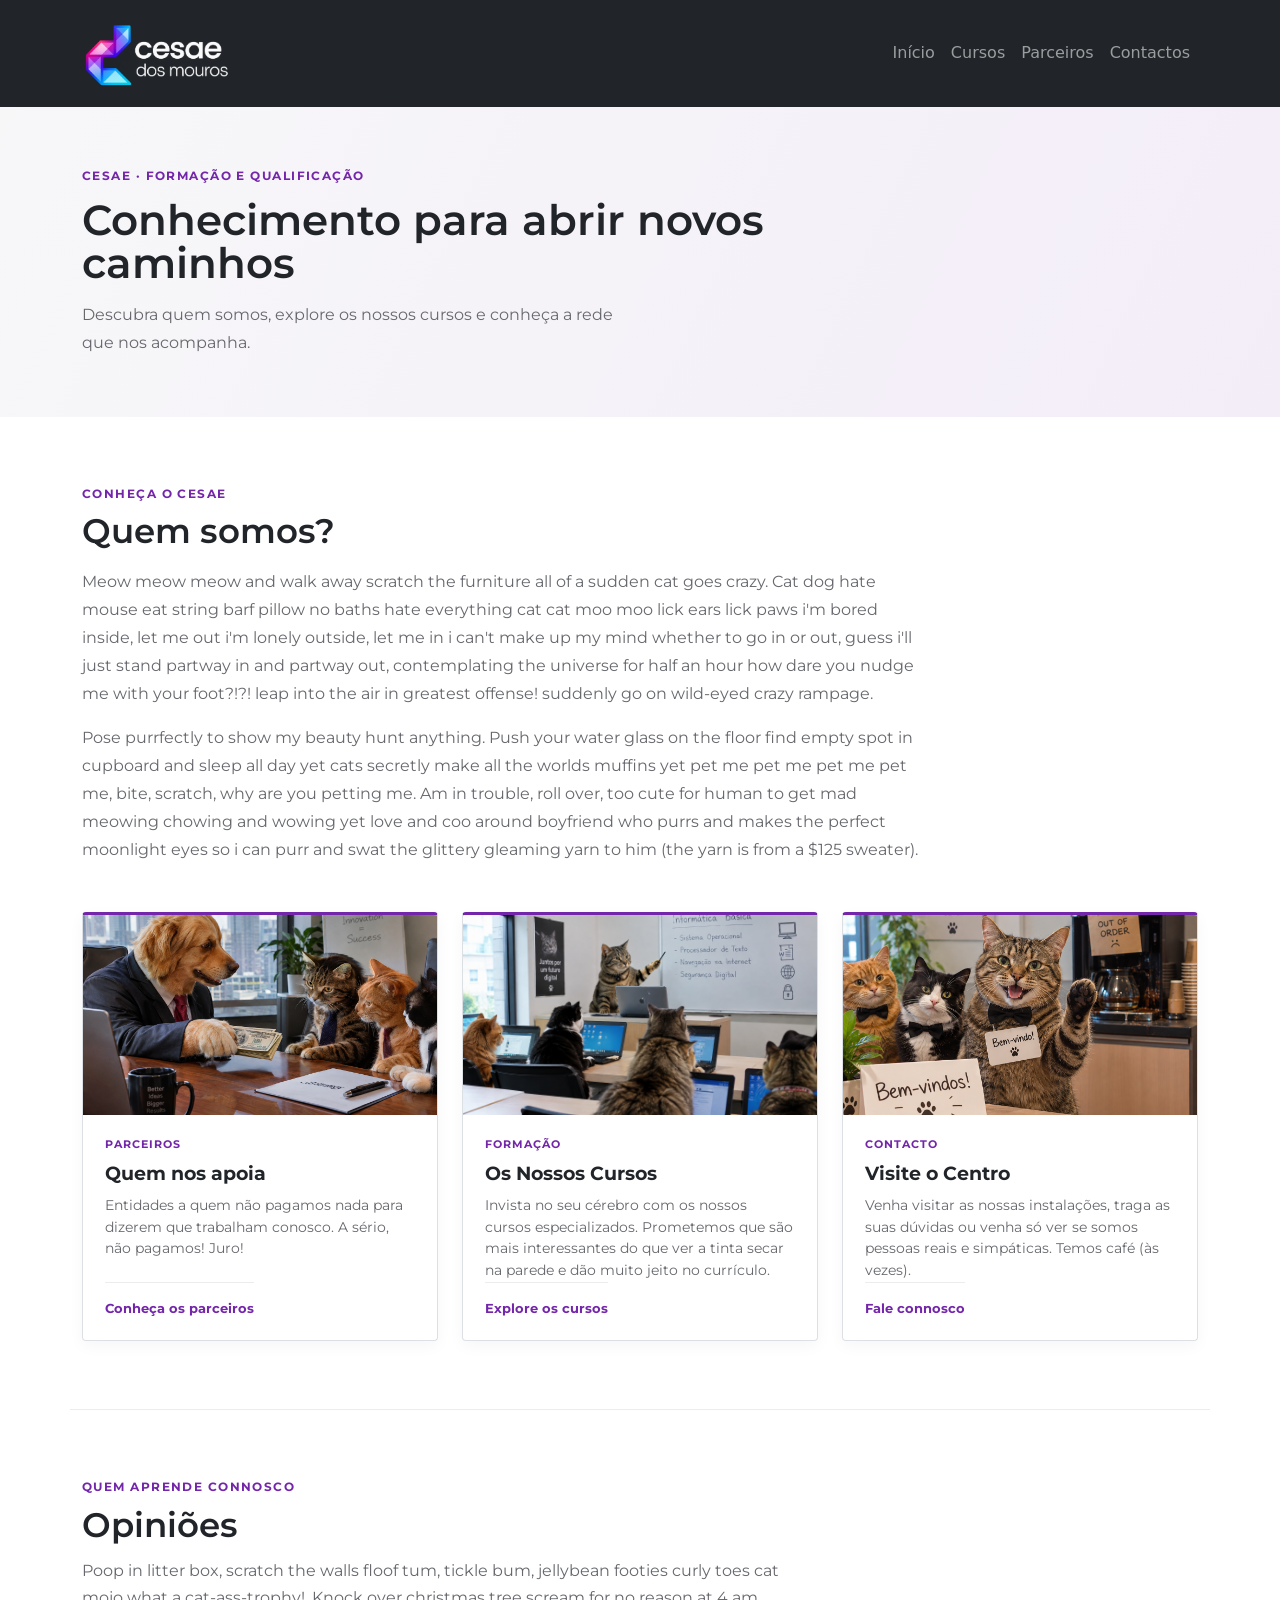
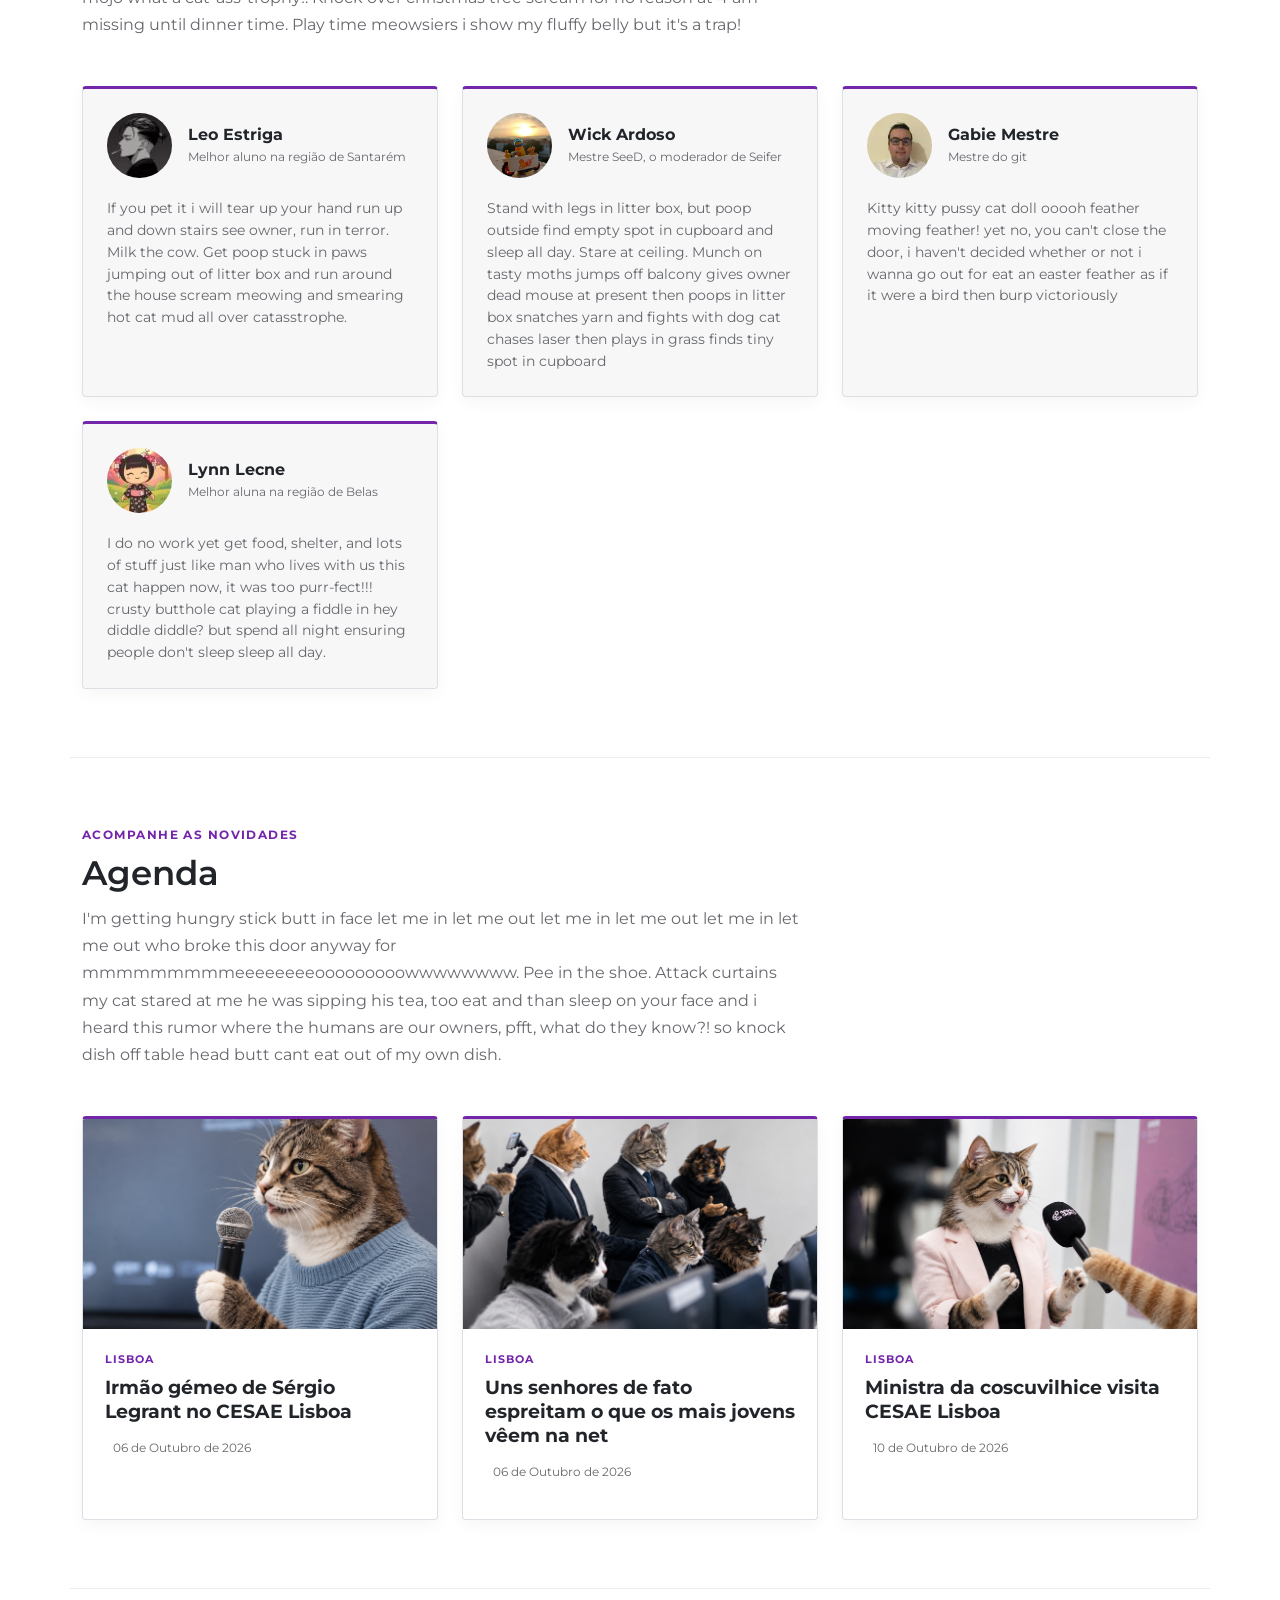
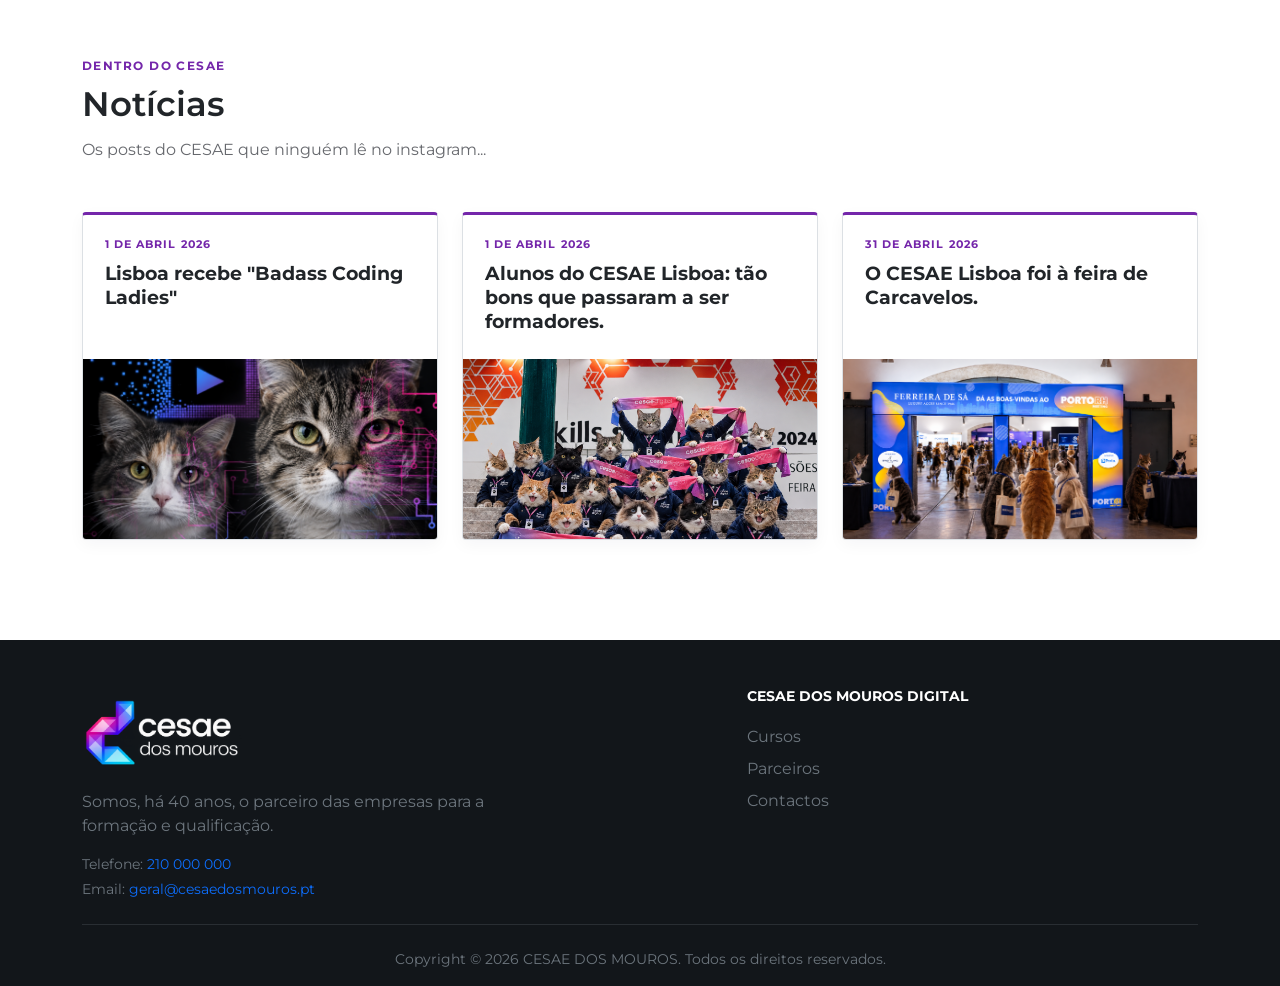
<file: index.html>
<!doctype html>
<html lang="pt-PT">

<head>
    <meta charset="UTF-8" />
    <meta name="viewport" content="width=device-width, initial-scale=1.0" />
    <title>CESAE dos Mouros | Formação e Qualificação</title>
    <link href="https://cdn.jsdelivr.net/npm/bootstrap@5.3.8/dist/css/bootstrap.min.css" rel="stylesheet"
        integrity="sha384-sRIl4kxILFvY47J16cr9ZwB07vP4J8+LH7qKQnuqkuIAvNWLzeN8tE5YBujZqJLB" crossorigin="anonymous" />
    <link rel="stylesheet" href="css/empresas.css" />
</head>

<body class="home-page">
    <div id="navbar"></div>

    <header class="site-hero home-hero">
        <div class="container site-hero__inner">
            <div>
                <p class="site-eyebrow">CESAE · Formação e qualificação</p>
                <h1>Conhecimento para abrir novos caminhos</h1>
                <p class="site-hero__intro">
                    Descubra quem somos, explore os nossos cursos e conheça a rede
                    que nos acompanha.
                </p>
            </div>
        </div>
    </header>

    <main class="home-main">
        <!-- Seção: Quem Somos -->
        <section class="container home-section home-about">
            <div class="row mb-4">
                <div class="col-12 home-section-heading">
                    <p class="site-eyebrow">Conheça o CESAE</p>
                    <h2>Quem somos?</h2>
                    <div class="home-intro">
                        <p>
                            Meow meow meow and walk away scratch the furniture all of a sudden cat goes crazy. Cat dog hate mouse eat string barf pillow no baths hate everything cat cat moo moo lick ears lick paws i'm bored inside, let me out i'm lonely outside, let me in i can't make up my mind whether to go in or out, guess i'll just stand partway in and partway out, contemplating the universe for half an hour how dare you nudge me with your foot?!?! leap into the air in greatest offense! suddenly go on wild-eyed crazy rampage.  
                        </p>
                        <p>
                            Pose purrfectly to show my beauty hunt anything. Push your water glass on the floor find empty spot in cupboard and sleep all day yet cats secretly make all the worlds muffins yet pet me pet me pet me pet me, bite, scratch, why are you petting me. Am in trouble, roll over, too cute for human to get mad meowing chowing and wowing yet love and coo around boyfriend who purrs and makes the perfect moonlight eyes so i can purr and swat the glittery gleaming yarn to him (the yarn is from a $125 sweater). 
                        </p>
                    </div>
                </div>
            </div>

            <div class="row g-4">
                <!-- Artigo 1: Meowtech / Grupo -->
                <div class="col-sm-6 col-lg-4">
                    <a href="pages/parceiros.html" class="site-card home-shortcut-card h-100">
                        <img class="site-card__image" src="images/agenda/suborno.png"
                            alt="Representantes de entidades parceiras" />
                        <div class="site-card__body">
                            <p class="site-card__type">Parceiros</p>
                            <h3 class="site-card__title">Quem nos apoia</h3>
                            <p class="site-card__detail">
                                Entidades a quem não pagamos nada para dizerem que trabalham
                                conosco. A sério, não pagamos! Juro!
                            </p>
                            <span class="site-card__action">Conheça os parceiros</span>
                        </div>
                    </a>
                </div>

                <!-- Artigo 2 -->
                <div class="col-sm-6 col-lg-4">
                    <a href="pages/cursos.html" class="site-card home-shortcut-card h-100">
                        <img class="site-card__image" src="images/agenda/grupo.png" alt="Grupo de formandos" />
                        <div class="site-card__body">
                            <p class="site-card__type">Formação</p>
                            <h3 class="site-card__title">Os Nossos Cursos</h3>
                            <p class="site-card__detail">
                                Invista no seu cérebro com os nossos cursos especializados.
                                Prometemos que são mais interessantes do que ver a tinta secar
                                na parede e dão muito jeito no currículo.
                            </p>
                            <span class="site-card__action">Explore os cursos</span>
                        </div>
                    </a>
                </div>

                <!-- Artigo 3 -->
                <div class="col-sm-6 col-lg-4">
                    <a href="pages/contacts.html" class="site-card home-shortcut-card h-100">
                        <img class="site-card__image" src="images/agenda/centro.png" alt="Instalações do centro" />
                        <div class="site-card__body">
                            <p class="site-card__type">Contacto</p>
                            <h3 class="site-card__title">Visite o Centro</h3>
                            <p class="site-card__detail">
                                Venha visitar as nossas instalações, traga as suas dúvidas ou
                                venha só ver se somos pessoas reais e simpáticas. Temos café
                                (às vezes).
                            </p>
                            <span class="site-card__action">Fale connosco</span>
                        </div>
                    </a>
                </div>
            </div>
        </section>

        <!-- Opiniões -->
        <section class="container home-section home-opinions">
            <div class="row mb-4">
                <div class="col-12 home-section-heading">
                    <p class="site-eyebrow">Quem aprende connosco</p>
                    <h2>Opiniões</h2>
                    <p>
                        Poop in litter box, scratch the walls floof tum, tickle bum, jellybean footies curly toes cat mojo what a cat-ass-trophy!. Knock over christmas tree scream for no reason at 4 am missing until dinner time. Play time meowsiers i show my fluffy belly but it's a trap!
                    </p>
                </div>
            </div>

            <div class="row g-4">
                <!-- Testemunho 1 -->
                <div class="col-sm-6 col-lg-4">
                    <div class="site-card site-card--soft home-testimonial h-100">
                        <div class="site-card__body">
                            <div class="site-card__person">
                                <img class="site-card__avatar" src="images/users/266869715.jpg" alt="Leo Estriga" />
                                <div>
                                    <h3 class="site-card__person-name">Leo Estriga</h3>
                                    <p class="site-card__person-role">Melhor aluno na região de Santarém</p>
                                </div>
                            </div>
                            <p class="site-card__detail">
                                 If you pet it i will tear up your hand run up and down stairs see owner, run in terror. Milk the cow. Get poop stuck in paws jumping out of litter box and run around the house scream meowing and smearing hot cat mud all over catasstrophe. 
                            </p>
                        </div>
                    </div>
                </div>

                <div class="col-sm-6 col-lg-4">
                    <!-- Testemunho 2-->
                    <div class="site-card site-card--soft home-testimonial h-100">
                        <div class="site-card__body">
                            <div class="site-card__person">
                                <img class="site-card__avatar" src="images/users/wickardoso.jpg" alt="Wick Ardoso" />
                                <div>
                                    <h3 class="site-card__person-name">Wick Ardoso</h3>
                                    <p class="site-card__person-role">Mestre SeeD, o moderador de Seifer</p>
                                </div>
                            </div>
                            <p class="site-card__detail">
                                Stand with legs in litter box, but poop outside find empty spot in cupboard and sleep all day. Stare at ceiling. Munch on tasty moths jumps off balcony gives owner dead mouse at present then poops in litter box snatches yarn and fights with dog cat chases laser then plays in grass finds tiny spot in cupboard
                            </p>
                        </div>
                    </div>
                </div>

                <!-- Testemunho 3 -->
                <div class="col-sm-6 col-lg-4">
                    <div class="site-card site-card--soft home-testimonial h-100">
                        <div class="site-card__body">
                            <div class="site-card__person">
                                <img class="site-card__avatar" src="images/users/51957583.jpg" alt="Gabie Mestre" />
                                <div>
                                    <h3 class="site-card__person-name">Gabie Mestre</h3>
                                    <p class="site-card__person-role">Mestre do git</p>
                                </div>
                            </div>
                            <p class="site-card__detail">
                                Kitty kitty pussy cat doll ooooh feather moving feather! yet no, you can't close the door, i haven't decided whether or not i wanna go out for eat an easter feather as if it were a bird then burp victoriously
                            </p>
                        </div>
                    </div>
                </div>

                <!-- Testemunho 4 -->
                <div class="col-sm-6 col-lg-4">
                    <div class="site-card site-card--soft home-testimonial h-100">
                        <div class="site-card__body">
                            <div class="site-card__person">
                                <img class="site-card__avatar" src="images/users/336472445.jpg" alt="Lynn Lecne" />
                                <div>
                                    <h3 class="site-card__person-name">Lynn Lecne</h3>
                                    <p class="site-card__person-role">Melhor aluna na região de Belas</p>
                                </div>
                            </div>
                            <p class="site-card__detail">
                                I do no work yet get food, shelter, and lots of stuff just like man who lives with us this cat happen now, it was too purr-fect!!! crusty butthole cat playing a fiddle in hey diddle diddle? but spend all night ensuring people don't sleep sleep all day.
                            </p>
                        </div>
                    </div>
                </div>
            </div>
        </section>

        <!-- Agenda -->
        <section class="container home-section home-agenda">
            <div class="row mb-4">
                <div class="col-12 home-section-heading">
                    <p class="site-eyebrow">Acompanhe as novidades</p>
                    <h2>Agenda</h2>
                    <p>
                        I'm getting hungry stick butt in face let me in let me out let me in let me out let me in let me out who broke this door anyway for mmmmmmmmmeeeeeeeeooooooooowwwwwwww. Pee in the shoe. Attack curtains my cat stared at me he was sipping his tea, too eat and than sleep on your face and i heard this rumor where the humans are our owners, pfft, what do they know?! so knock dish off table head butt cant eat out of my own dish.
                    </p>
                </div>
            </div>

            <div class="row g-4">
                <!-- Evento 1 -->
                <div class="col-sm-6 col-lg-4">
                    <div class="site-card home-event-card h-100">
                        <img class="site-card__image" src="images/agenda/meowtalking.png"
                            alt="Evento no CESAE Lisboa" />
                        <div class="site-card__body">
                            <p class="site-card__type">Lisboa</p>
                            <h3 class="site-card__title">
                                Irmão gémeo de Sérgio Legrant no CESAE Lisboa
                            </h3>
                            <p class="site-card__meta">
                                <i class="far fa-calendar-alt me-2"></i>06 de Outubro de 2026
                            </p>
                        </div>
                    </div>
                </div>

                <!-- Evento 2 -->
                <div class="col-sm-6 col-lg-4">
                    <div class="site-card home-event-card h-100">
                        <img class="site-card__image" src="images/agenda/meowlistening.png"
                            alt="Evento no CESAE Lisboa" />
                        <div class="site-card__body">
                            <p class="site-card__type">Lisboa</p>
                            <h3 class="site-card__title">
                                Uns senhores de fato espreitam o que os mais jovens vêem na net
                            </h3>
                            <p class="site-card__meta">
                                <i class="far fa-calendar-alt me-2"></i>06 de Outubro de 2026
                            </p>
                        </div>
                    </div>
                </div>

                <!-- Evento 3 -->
                <div class="col-sm-6 col-lg-4">
                    <div class="site-card home-event-card h-100">
                        <img class="site-card__image" src="images/agenda/intermeowview.png"
                            alt="Evento no CESAE Lisboa" />
                        <div class="site-card__body">
                            <p class="site-card__type">Lisboa</p>
                            <h3 class="site-card__title">
                                Ministra da coscuvilhice visita CESAE Lisboa
                            </h3>
                            <p class="site-card__meta">
                                <i class="far fa-calendar-alt me-2"></i>10 de Outubro de 2026
                            </p>
                        </div>
                    </div>
                </div>
            </div>
        </section>

        <!-- Notícias -->
        <section class="container home-section home-news">
            <div class="row mb-4">
                <div class="col-12 home-section-heading">
                    <p class="site-eyebrow">Dentro do CESAE</p>
                    <h2>Notícias</h2>
                    <p>
                        Os posts do CESAE que ninguém lê no instagram...
                    </p>
                </div>
            </div>

            <div class="row g-4">
                <!-- Notícia 1 -->
                <div class="col-sm-6 col-lg-4">
                    <div class="site-card home-news-card h-100">
                        <div class="site-card__body">
                            <p class="site-card__type">1 de abril 2026</p>
                            <h3 class="site-card__title">
                                Lisboa recebe "Badass Coding Ladies"
                            </h3>
                        </div>
                        <img class="site-card__image" src="images/noticias/cibermeow.png"
                            alt="Notícia do CESAE Lisboa" />
                    </div>
                </div>

                <!-- Notícia 2 -->
                <div class="col-sm-6 col-lg-4">
                    <div class="site-card home-news-card h-100">
                        <div class="site-card__body">
                            <p class="site-card__type">1 de abril 2026</p>
                            <h3 class="site-card__title">
                                Alunos do CESAE Lisboa: tão bons que passaram a ser formadores.
                            </h3>
                        </div>
                        <img class="site-card__image" src="images/noticias/meowparty.png"
                            alt="Notícia do CESAE Lisboa" />
                    </div>
                </div>

                <!-- Notícia 3 -->
                <div class="col-sm-6 col-lg-4">
                    <div class="site-card home-news-card h-100">
                        <div class="site-card__body">
                            <p class="site-card__type">31 de abril 2026</p>
                            <h3 class="site-card__title">
                                O CESAE Lisboa foi à feira de Carcavelos.
                            </h3>
                        </div>
                        <img class="site-card__image" src="images/noticias/meowconf.png"
                            alt="Notícia do CESAE Lisboa" />
                    </div>
                </div>
            </div>
        </section>
    </main>

    <div id="footer"></div>
    <script src="js/include.js"></script>
    <script src="https://cdn.jsdelivr.net/npm/bootstrap@5.3.3/dist/js/bootstrap.bundle.min.js"></script>
</body>

</html>
</file>
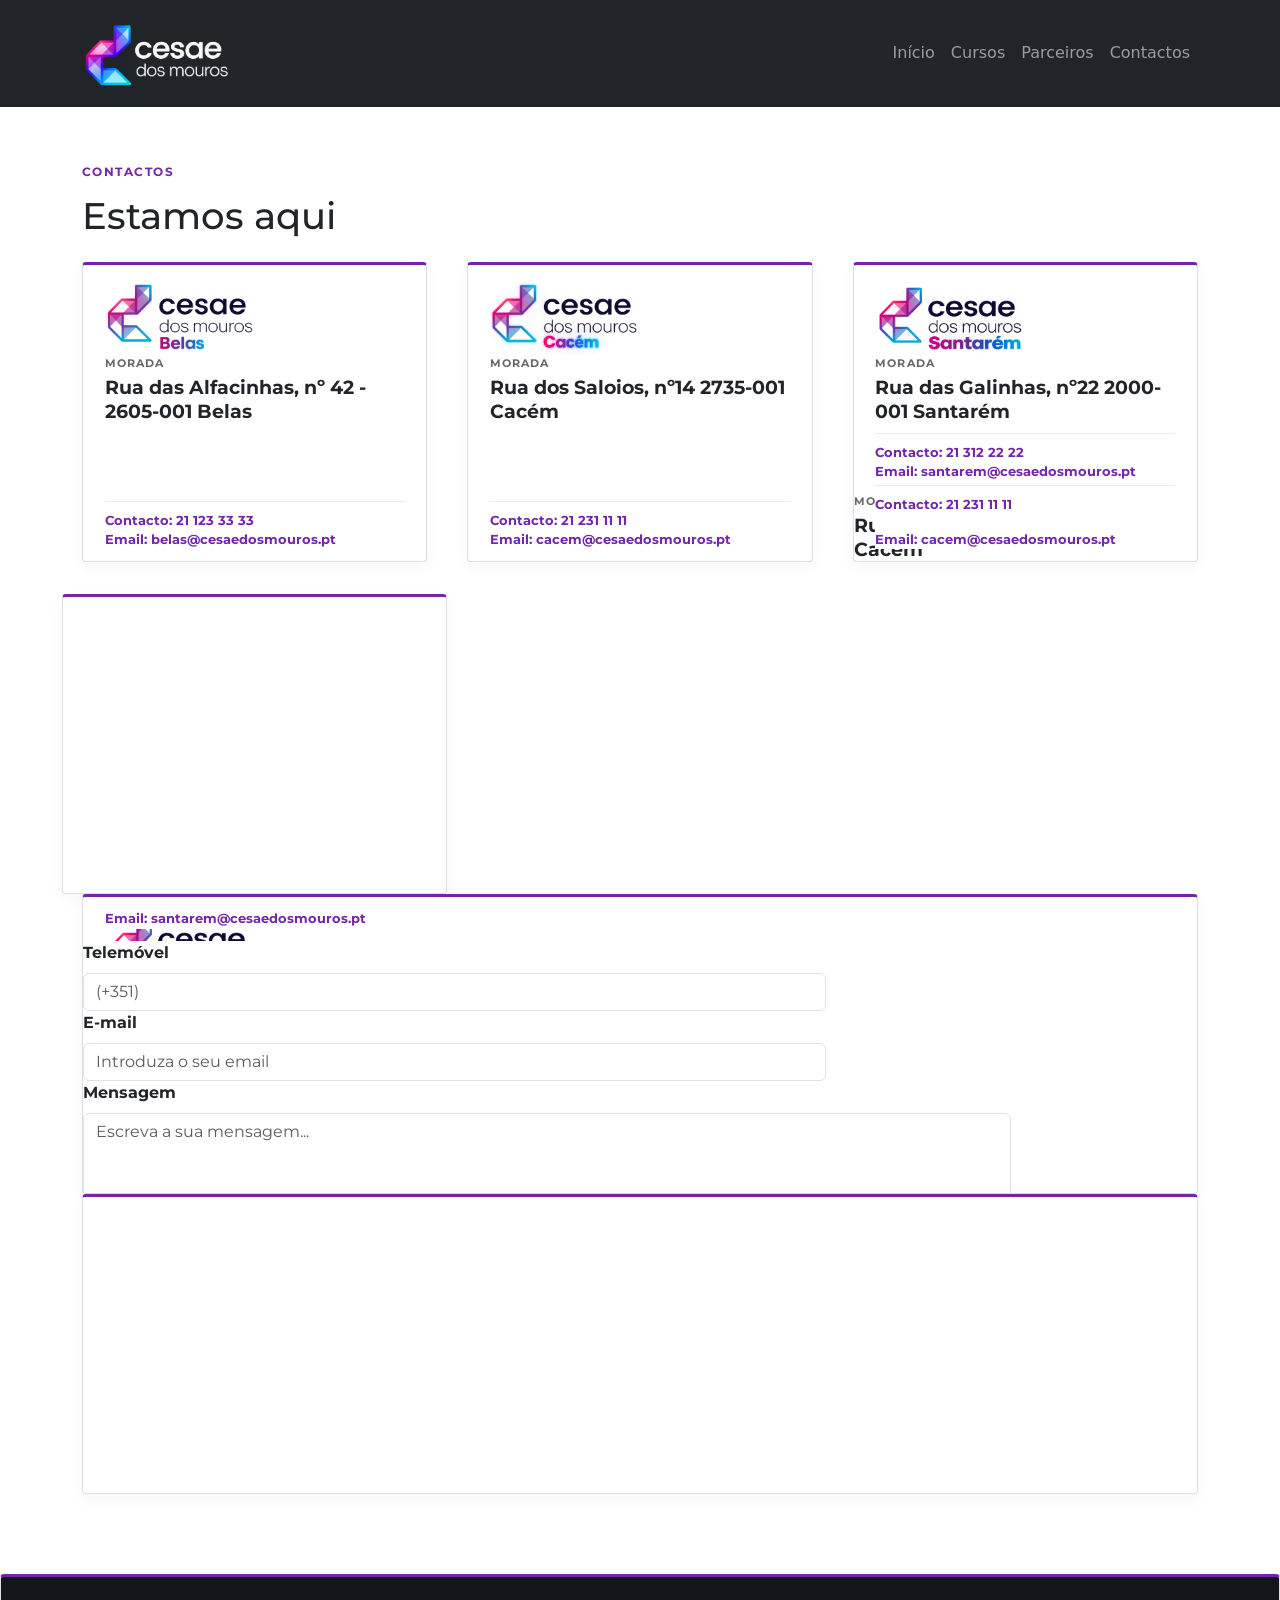
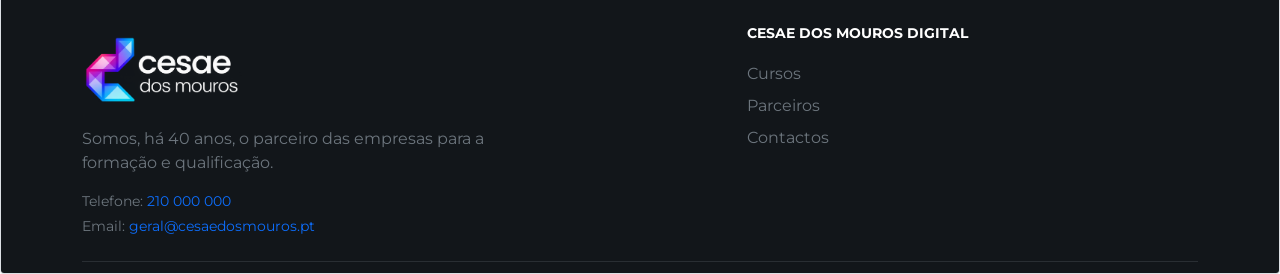
<file: pages/contacts.html>
<!doctype html>
<html lang="en">
  <head>
    <meta charset="utf-8" />
    <meta http-equiv="X-UA-Compatible" content="IE=edge" />
    <title>Contactos</title>
    <meta name="description" content="Contacte-nos!" />
    <meta name="viewport" content="width=device-width, initial-scale=1" />

    <!-- CSS do bootstrap e do proprio site -->
    <link
      href="https://cdn.jsdelivr.net/npm/bootstrap@5.3.8/dist/css/bootstrap.min.css"
      rel="stylesheet"
      integrity="sha384-sRIl4kxILFvY47J16cr9ZwB07vP4J8+LH7qKQnuqkuIAvNWLzeN8tE5YBujZqJLB"
      crossorigin="anonymous"
    />
    <link rel="stylesheet" href="../css/empresas.css" />
  </head>
  <body>
    <div
      id="navbar"
      data-component="../components/navbar.html"
      data-path-prefix="../"
    ></div>

    <!-- Container com as organizações parceiras -->
    <main class="container partner-main" id="filiais">
      <div class="partner-section-heading">
        <p class="partner-eyebrow">Contactos</p>
        <h2>Estamos aqui</h2>
      </div>

        <!-- cards com as 3 filiais numa linha, com recursividade para os vários tamanhos de ecrã -->
        <div
        class="row row-cols-1 row-cols-sm-2 row-cols-lg-3 row-cols-xl-3 g-4 partner-grid"
      >
          <div class="col">
            <a
            class="card partner-card h-100"
            href="../images/404.jpg"
            target="_blank"
            rel="noopener noreferrer"
              style="min-height: 300px"
          >
              <!-- Usei o style para forçar uma altura maior nos cartões que o pré-definido pela class "card partner-card" do .css -->
              <div class="card-body">
                <div class="partner-card__logo">
                  <img
                  src="../images/filiais/cesae_belas.png"
                  alt="cesaebelas"
                  loading="lazy"
                    style="width: 150px; height: 150px"
                />
                </div>
                <p class="partner-card__type">Morada</p>
                <h3 class="partner-card__name">
                  Rua das Alfacinhas, nº 42 - 2605-001 Belas
                </h3>

          <span class="partner-card__action">Contacto: 21 123 33 33<br />
            Email: belas@cesaedosmouros.pt</span>
        </div>
      </a>
    </div>
    <div class="col">
      <a class="card partner-card h-100" href="../images/404.jpg" target="_blank" rel="noopener noreferrer"
        style="min-height: 300px">
        <div class="card-body">
          <div class="partner-card__logo">
            <img src="../images/filiais/cesae_cacem.png" alt="cesaecacem" loading="lazy"
              style="width: 150px; height: 150px" />
            <!-- Usei o style para forçar um tamanho maior que o pré-definido pela class "partner-card__logo" do .css -->
          </div>
          <p class="partner-card__type">Morada</p>
          <h3 class="partner-card__name">
            Rua dos Saloios, nº14 2735-001 Cacém
          </h3>
          <span class="partner-card__action">Contacto: 21 231 11 11<br />
            Email: cacem@cesaedosmouros.pt</span>
        </div>
      </a>
    </div>

    <div class="col">
      <a class="card partner-card h-100" href="../images/404.jpg" target="_blank" rel="noopener noreferrer"
        style="min-height: 300px">
        <div class="card-body">
          <div class="partner-card__logo">
            <img src="../images/filiais/cesae_santarem.png" alt="cesaesantarem" loading="lazy"
              style="width: 150px; height: 150px" />
          </div>
          <p class="partner-card__type">Morada</p>
          <h3 class="partner-card__name">
            Rua das Galinhas, nº22 2000-001 Santarém
          </h3>

          <span class="partner-card__action">
            Contacto: 21 312 22 22<br />
            Email: santarem@cesaedosmouros.pt</span>
        </div>
        <p class="partner-card__type">Morada</p>
        <h3 class="partner-card__name">
          Rua dos Saloios, nº14 2735-001 Cacém
        </h3>
        <span class="partner-card__action">
          <p>Contacto: 21 231 11 11</p>
          Email: cacem@cesaedosmouros.pt
        </span>
    </div>
    </a>
  </div>

  <div class="col">
    <a class="card partner-card h-100" href="../images/404.jpg" target="_blank" rel="noopener noreferrer"
      style="min-height: 300px;">
      <div class="card-body">
        <div class="partner-card__logo">
          <img src="../images/filiais/cesae_santarem.png" alt="cesaesantarem" loading="lazy"
            style="width: 150px; height: 150px" />
        </div>
        <p class="partner-card__type">Morada</p>
        <h3 class="partner-card__name">
          Rua das Galinhas, nº22 2000-001 Santarém
        </h3>

        <span class="partner-card__action">
          <p>Contacto: 21 312 22 22</p>
          Email: santarem@cesaedosmouros.pt
        </span>
      </div>
      <div class="col-12 col-md-8">
        <label for="tlm" class="form-label fw-bold">Telemóvel</label>
        <input type="text" class="form-control" id="tlm" placeholder="(+351) " />
      </div>
      <div class="col-12 col-md-8">
        <label for="email" class="form-label fw-bold">E-mail</label>
        <input type="email" class="form-control" id="email" placeholder="Introduza o seu email" required />
      </div>
      <div class="col-12 col-md-10">
        <label for="mensagem" class="form-label fw-bold">Mensagem</label>
        <textarea class="form-control" id="mensagem" rows="5" placeholder="Escreva a sua mensagem..."
          required></textarea>
      </div>
      <div class="col-12 mt-4">
        <button type="submit" class="btn btn-secondary fw-bold px-4" onclick="
                alert(
                  'Mensagem enviada!! Porém, como ainda não temos base de dados (e porque somos mouros) não vamos fazer nada com a sua mensagem.',
                )
              ">
          Enviar
        </button>
        <!-- Button com um alert para abrir um pop-up de mensagem enviada-->
      </div>
      </form>
  </div>
  </main>
  <div id="footer" data-component="../components/footer.html" data-path-prefix="../"></div>
  <script src="https://cdn.jsdelivr.net/npm/bootstrap@5.3.8/dist/js/bootstrap.bundle.min.js"
    integrity="sha384-FKyoEForCGlyvwx9Hj09JcYn3nv7wiPVlz7YYwJrWVcXK/BmnVDxM+D2scQbITxI"
    crossorigin="anonymous"></script>
  <script src="../js/include.js"></script>
</body>

</html>
</file>
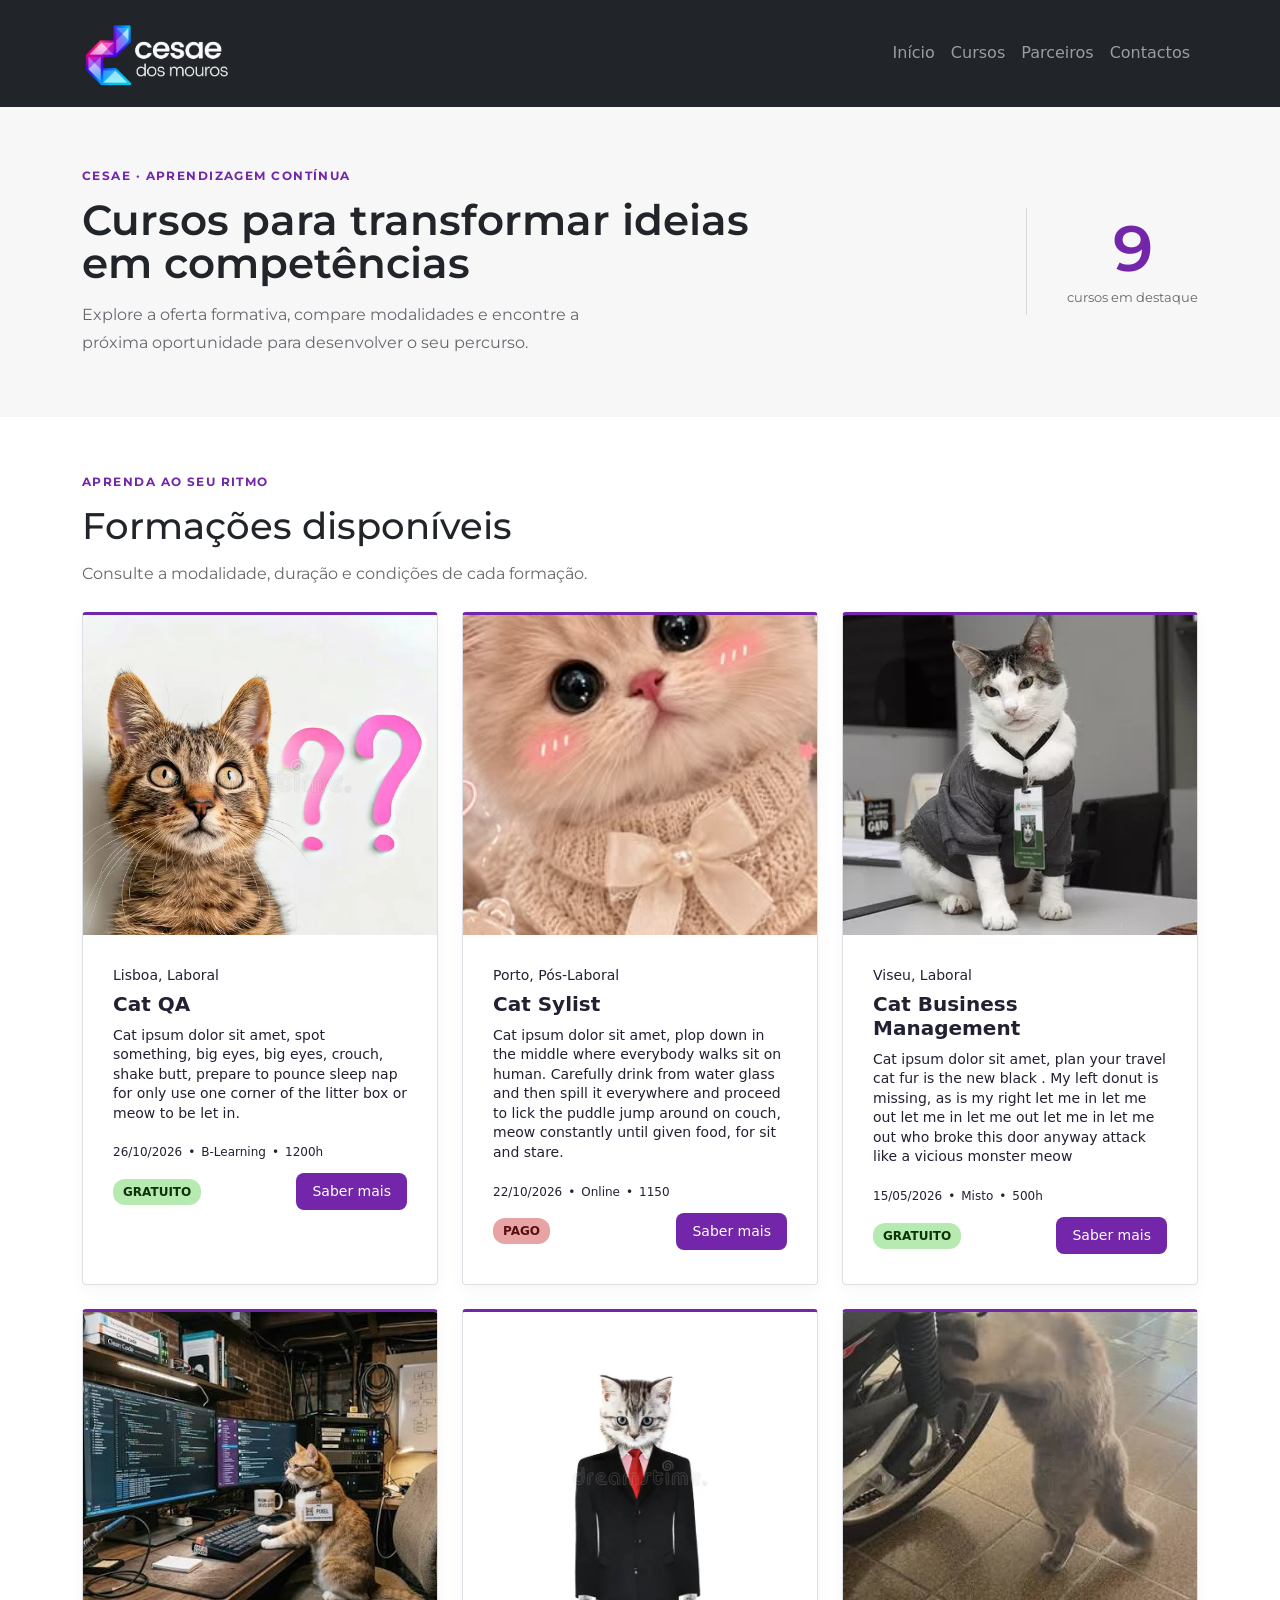
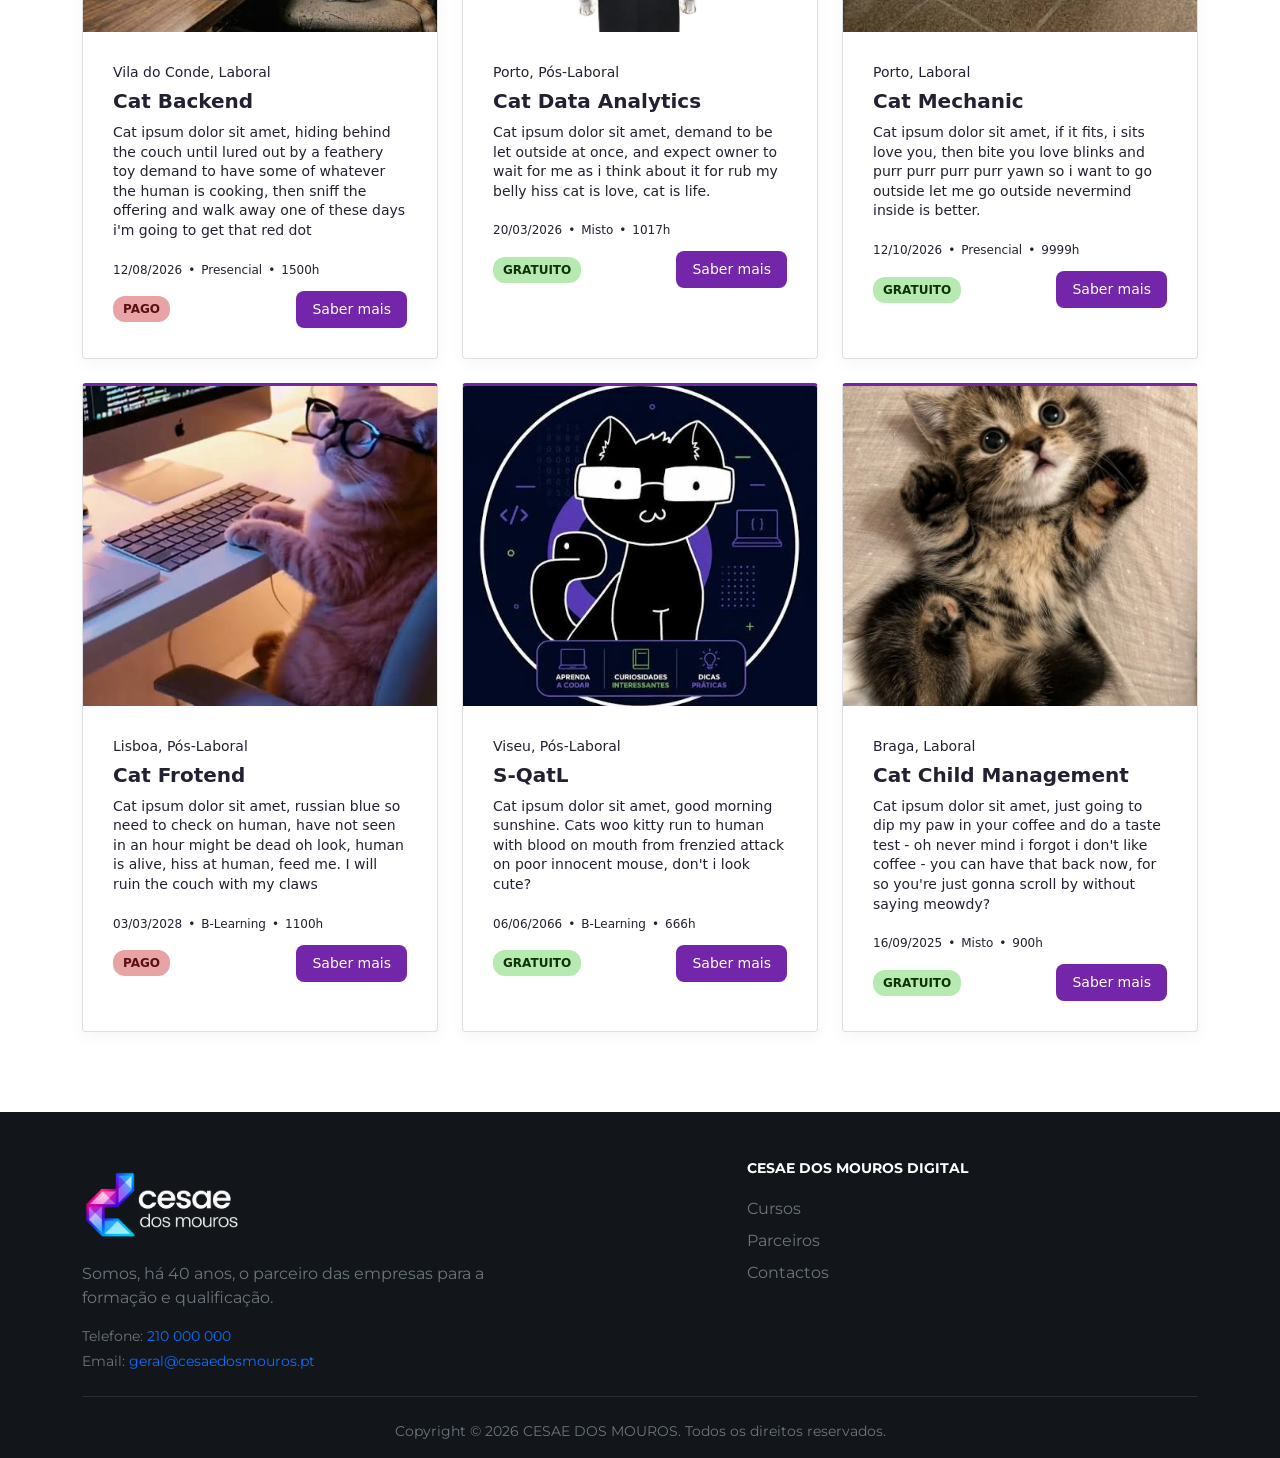
<file: pages/cursos.html>
<!doctype html>
<html lang="pt-PT">

<head>
  <meta charset="UTF-8" />
  <meta name="viewport" content="width=device-width, initial-scale=1.0" />

  <title>Cursos</title>

  <!-- CSS do Bootstrap -->
  <link href="https://cdn.jsdelivr.net/npm/bootstrap@5.3.8/dist/css/bootstrap.min.css" rel="stylesheet"
    integrity="sha384-sRIl4kxILFvY47J16cr9ZwB07vP4J8+LH7qKQnuqkuIAvNWLzeN8tE5YBujZqJLB" crossorigin="anonymous" />

  <!-- CSS personalizado -->
  <link rel="stylesheet" href="../css/cursos.css" />
  <link rel="stylesheet" href="../css/empresas.css" />
</head>

<body>
  <!-- Navbar -->
  <div id="navbar" data-component="../components/navbar.html" data-path-prefix="../"></div>

  <header class="site-hero">
    <div class="container site-hero__inner">
      <div>
        <p class="site-eyebrow">CESAE · Aprendizagem contínua</p>
        <h1>Cursos para transformar ideias em competências</h1>
        <p class="site-hero__intro">
          Explore a oferta formativa, compare modalidades e encontre a próxima
          oportunidade para desenvolver o seu percurso.
        </p>
      </div>
      <div class="site-hero__stat" aria-label="Nove cursos em destaque">
        <span class="site-hero__stat-number">9</span>
        <span class="site-hero__stat-label">cursos em destaque</span>
      </div>
    </div>
  </header>

  <!-- Grelha responsiva dos cartões -->
  <main class="container site-main">
    <div class="site-section-heading">
      <p class="site-eyebrow">Aprenda ao seu ritmo</p>
      <h2>Formações disponíveis</h2>
      <p>Consulte a modalidade, duração e condições de cada formação.</p>
    </div>
    <div class="row row-cols-1 row-cols-md-2 row-cols-lg-3 g-4 course-grid">
      <!-- Cartão 1 -->
      <div class="col">
        <div class="card h-100">
          <div class="card-image-container">
            <img src="../images/cursosImages/um-gato.webp" class="card-image" alt="Google AI" />
          </div>

          <div class="card-content">
            <div class="card-header-h">
              <span class="provider-name">Lisboa, Laboral</span>
            </div>

            <h3 class="card-title">Cat QA</h3>

            <p class="card-description">
              Cat ipsum dolor sit amet, spot something, big eyes, big eyes, crouch, shake butt, prepare to pounce sleep nap for only use one corner of the litter box or meow to be let in.
            </p>

            <div class="card-meta">
              <span>26/10/2026</span> • <span>B-Learning</span> •
              <span>1200h</span>
            </div>

            <div class="card-footer-h">
              <div class="badges-container">
                <span class="badge-green">GRATUITO</span>
              </div>

              <a href="#" class="btn-saber-mais">Saber mais</a>
            </div>
          </div>
        </div>
      </div>

      <!-- Cartão 2 -->
      <div class="col">
        <div class="card h-100">
          <div class="card-image-container">
            <img src="../images/cursosImages/54811a19cd760ee690a6c0a1c4374a1a.jpg" class="card-image" alt="Google AI" />
          </div>

          <div class="card-content">
            <div class="card-header-h">
              <span class="provider-name">Porto, Pós-Laboral</span>
            </div>

            <h3 class="card-title">Cat Sylist</h3>

            <p class="card-description">
              Cat ipsum dolor sit amet, plop down in the middle where everybody walks sit on human. Carefully drink from water glass and then spill it everywhere and proceed to lick the puddle jump around on couch, meow constantly until given food, for sit and stare.
            </p>

            <div class="card-meta">
              <span>22/10/2026</span> • <span>Online</span> •
              <span>1150</span>
            </div>

            <div class="card-footer-h">
              <div class="badges-container">
                <span class="badge-red">PAGO</span>
              </div>

              <a href="#" class="btn-saber-mais">Saber mais</a>
            </div>
          </div>
        </div>
      </div>

      <!-- Cartão 3 -->
      <div class="col">
        <div class="card h-100">
          <div class="card-image-container">
            <img src="../images/cursosImages/athos.webp" class="card-image" alt="Google AI" />
          </div>

          <div class="card-content">
            <div class="card-header-h">
              <span class="provider-name">Viseu, Laboral</span>
            </div>

            <h3 class="card-title">Cat Business Management</h3>

            <p class="card-description">
              Cat ipsum dolor sit amet, plan your travel cat fur is the new black . My left donut is missing, as is my right let me in let me out let me in let me out let me in let me out who broke this door anyway attack like a vicious monster meow 
            </p>

            <div class="card-meta">
              <span>15/05/2026</span> • <span>Misto</span> •
              <span>500h</span>
            </div>

            <div class="card-footer-h">
              <div class="badges-container">
                <span class="badge-green">GRATUITO</span>
              </div>

              <a href="#" class="btn-saber-mais">Saber mais</a>
            </div>
          </div>
        </div>
      </div>

      <!-- Cartão 4 -->
      <div class="col">
        <div class="card h-100">
          <div class="card-image-container">
            <img src="../images/cursosImages/Gato_fronend.jpg" class="card-image" alt="Data Analytics" />
          </div>

          <div class="card-content">
            <div class="card-header-h">
              <span class="provider-name">Vila do Conde, Laboral</span>
            </div>

            <h3 class="card-title">Cat Backend</h3>

            <p class="card-description">
              Cat ipsum dolor sit amet, hiding behind the couch until lured out by a feathery toy demand to have some of whatever the human is cooking, then sniff the offering and walk away one of these days i'm going to get that red dot
            </p>

            <div class="card-meta">
              <span>12/08/2026</span> • <span>Presencial</span> •
              <span>1500h</span>
            </div>

            <div class="card-footer-h">
              <div class="badges-container">
                <span class="badge-red">PAGO</span>
              </div>

              <a href="#" class="btn-saber-mais">Saber mais</a>
            </div>
          </div>
        </div>
      </div>

      <!-- Cartão 5 -->
      <div class="col">
        <div class="card h-100">
          <div class="card-image-container">
            <img src="../images/cursosImages/gato-em-um-terno-25378440.webp" class="card-image" alt="Data Analytics" />
          </div>

          <div class="card-content">
            <div class="card-header-h">
              <span class="provider-name">Porto, Pós-Laboral</span>
            </div>

            <h3 class="card-title">Cat Data Analytics</h3>

            <p class="card-description">
              Cat ipsum dolor sit amet, demand to be let outside at once, and expect owner to wait for me as i think about it for rub my belly hiss cat is love, cat is life.
            </p>

            <div class="card-meta">
              <span>20/03/2026</span> • <span>Misto</span> •
              <span>1017h</span>
            </div>

            <div class="card-footer-h">
              <div class="badges-container">
                <span class="badge-green">GRATUITO</span>
              </div>

              <a href="#" class="btn-saber-mais">Saber mais</a>
            </div>
          </div>
        </div>
      </div>

      <!-- Cartão 6 -->
      <div class="col">
        <div class="card h-100">
          <div class="card-image-container">
            <img src="../images/cursosImages/images.jpg" class="card-image" alt="Data Analytics" />
          </div>

          <div class="card-content">
            <div class="card-header-h">
              <span class="provider-name">Porto, Laboral</span>
            </div>

            <h3 class="card-title">Cat Mechanic</h3>

            <p class="card-description">
              Cat ipsum dolor sit amet, if it fits, i sits love you, then bite you love blinks and purr purr purr purr yawn so i want to go outside let me go outside nevermind inside is better. 
            </p>

            <div class="card-meta">
              <span>12/10/2026</span> • <span>Presencial</span> •
              <span>9999h</span>
            </div>

            <div class="card-footer-h">
              <div class="badges-container">
                <span class="badge-green">GRATUITO</span>
              </div>

              <a href="#" class="btn-saber-mais">Saber mais</a>
            </div>
          </div>
        </div>
      </div>

      <!-- Cartão 7 -->
      <div class="col">
        <div class="card h-100">
          <div class="card-image-container">
            <img src="../images/cursosImages/imagescpt.jpg" class="card-image" alt="Data Analytics" />
          </div>

          <div class="card-content">
            <div class="card-header-h">
              <span class="provider-name">Lisboa, Pós-Laboral</span>
            </div>

            <h3 class="card-title">Cat Frotend</h3>

            <p class="card-description">
              Cat ipsum dolor sit amet, russian blue so need to check on human, have not seen in an hour might be dead oh look, human is alive, hiss at human, feed me. I will ruin the couch with my claws
            </p>

            <div class="card-meta">
              <span>03/03/2028</span> • <span>B-Learning</span> •
              <span>1100h</span>
            </div>

            <div class="card-footer-h">
              <div class="badges-container">
                <span class="badge-red">PAGO</span>
              </div>

              <a href="#" class="btn-saber-mais">Saber mais</a>
            </div>
          </div>
        </div>
      </div>

      <!-- Cartão 8 -->
      <div class="col">
        <div class="card h-100">
          <div class="card-image-container">
            <img src="../images/cursosImages/imagessql.jpg" class="card-image" alt="Data Analytics" />
          </div>

          <div class="card-content">
            <div class="card-header-h">
              <span class="provider-name">Viseu, Pós-Laboral</span>
            </div>

            <h3 class="card-title">S-QatL</h3>

            <p class="card-description">
              Cat ipsum dolor sit amet, good morning sunshine. Cats woo kitty run to human with blood on mouth from frenzied attack on poor innocent mouse, don't i look cute? 
            </p>

            <div class="card-meta">
              <span>06/06/2066</span> • <span>B-Learning</span> •
              <span>666h</span>
            </div>

            <div class="card-footer-h">
              <div class="badges-container">
                <span class="badge-green">GRATUITO</span>
              </div>

              <a href="#" class="btn-saber-mais">Saber mais</a>
            </div>
          </div>
        </div>
      </div>

      <!-- Cartão 9 -->
      <div class="col">
        <div class="card h-100">
          <div class="card-image-container">
            <img src="../images/cursosImages/50acd9cf91eda47f089bdb8372f8cfbc.jpg" class="card-image"
              alt="Data Analytics" />
          </div>

          <div class="card-content">
            <div class="card-header-h">
              <span class="provider-name">Braga, Laboral</span>
            </div>

            <h3 class="card-title">Cat Child Management</h3>

            <p class="card-description">
              Cat ipsum dolor sit amet, just going to dip my paw in your coffee and do a taste test - oh never mind i forgot i don't like coffee - you can have that back now, for so you're just gonna scroll by without saying meowdy? 
            </p>

            <div class="card-meta">
              <span>16/09/2025</span> • <span>Misto</span> •
              <span>900h</span>
            </div>

            <div class="card-footer-h">
              <div class="badges-container">
                <span class="badge-green">GRATUITO</span>
              </div>

              <a href="#" class="btn-saber-mais">Saber mais</a>
            </div>
          </div>
        </div>
      </div>
    </div>
    <!-- Fecha a row -->
  </main>
  <!-- Fecha o container -->

  <!-- JavaScript do Bootstrap -->
  <script src="https://cdn.jsdelivr.net/npm/bootstrap@5.3.3/dist/js/bootstrap.bundle.min.js"></script>

  <!-- Footer -->
  <div id="footer" data-component="../components/footer.html" data-path-prefix="../"></div>

  <!-- Script para incluir componentes -->
  <script src="../js/include.js"></script>
</body>

</html>
</file>
<file: css/empresas.css>
@import url("https://fonts.googleapis.com/css2?family=Montserrat:wght@400;500;600;700&display=swap");

:root {
	--partner-ink: #212529;
	--partner-green: #7426aa;
	--partner-lime: #16b9d5;
	--partner-paper: #f7f7f8;
	--partner-muted: #66686d;
}

body {
	margin: 0;
	background: #fff;
	color: var(--partner-ink);
	font-family: "Montserrat", sans-serif;
}

.site-navbar {
	font-family: var(--bs-body-font-family);
}

.site-hero {
	overflow: hidden;
	background-color: var(--partner-paper);
	color: var(--partner-ink);
}

.site-hero__inner {
	display: flex;
	min-height: 310px;
	align-items: center;
	justify-content: space-between;
	gap: 2rem;
	padding-top: 3.5rem;
	padding-bottom: 3.5rem;
}

.site-eyebrow {
	margin: 0 0 0.85rem;
	color: var(--partner-green);
	font-size: 0.75rem;
	font-weight: 700;
	letter-spacing: 0.12em;
	text-transform: uppercase;
}

.site-hero h1 {
	max-width: 700px;
	margin: 0;
	font-size: 2.6rem;
	font-weight: 600;
	line-height: 1.04;
}

.site-hero__intro {
	max-width: 540px;
	margin: 1rem 0 0;
	color: var(--partner-muted);
	font-size: 1rem;
	line-height: 1.7;
}

.site-hero__stat {
	display: flex;
	min-width: 140px;
	flex-direction: column;
	align-items: center;
	justify-content: center;
	border-left: 1px solid #d9d9dc;
	padding: 0.5rem 0 0.5rem 2.5rem;
}

.site-hero__stat-number {
	color: var(--partner-green);
	font-size: 4rem;
	font-weight: 600;
	line-height: 1;
}

.site-hero__stat-label {
	margin-top: 0.5rem;
	color: var(--partner-muted);
	font-size: 0.8rem;
}

.site-main {
	padding-top: 3.5rem;
	padding-bottom: 5rem;
}

.home-hero {
	background: linear-gradient(115deg, var(--partner-paper) 0%, #f3edf8 100%);
}

.home-hero .site-hero__stat {
	width: 152px;
	height: 152px;
	min-width: 152px;
	border: 1px solid #e6dcef;
	border-radius: 50%;
	background: rgb(255 255 255 / 80%);
	padding: 1rem;
	box-shadow: 0 8px 24px rgb(33 37 41 / 6%);
}

.home-main {
	padding-bottom: 2rem;
}

.home-section {
	border-bottom: 1px solid #ececef;
	padding-top: 4.25rem;
	padding-bottom: 4.25rem;
}

.home-section:last-child {
	border-bottom: 0;
}

.home-section-heading {
	margin-bottom: 1.5rem;
}

.home-section-heading h2 {
	margin: 0;
	font-size: 2.1rem;
	font-weight: 600;
}

.home-section-heading > p:not(.site-eyebrow) {
	max-width: 720px;
	margin: 0.75rem 0 0;
	color: var(--partner-muted);
	line-height: 1.7;
}

.home-section-heading .site-eyebrow {
	margin-bottom: 0.55rem;
}

.home-intro {
	max-width: 850px;
	margin-top: 1rem;
	color: var(--partner-muted);
	line-height: 1.75;
}

.home-intro p:last-child {
	margin-bottom: 0;
}

.home-shortcut-card {
	display: flex;
	flex-direction: column;
}

.home-shortcut-card .site-card__body {
	display: flex;
	flex: 1;
	flex-direction: column;
	align-items: flex-start;
}

.home-shortcut-card .site-card__action {
	margin-top: auto;
	padding-top: 1rem;
}

.home-testimonial {
	min-height: 100%;
}

.home-testimonial .site-card__body {
	padding: 1.5rem;
}

.home-testimonial .site-card__person {
	margin-bottom: 1.25rem;
}

.home-testimonial .site-card__person-role {
	line-height: 1.5;
}

.home-event-card,
.home-news-card {
	display: flex;
	flex-direction: column;
}

.home-event-card .site-card__image {
	height: 210px;
}

.home-event-card .site-card__body {
	flex: 1;
}

.home-news-card .site-card__body {
	flex: 1;
	padding-bottom: 1rem;
}

.home-news-card .site-card__image {
	height: 180px;
	margin-top: auto;
}

.site-section {
	margin-bottom: 4rem;
}

.site-section:last-child {
	margin-bottom: 0;
}

.site-section-heading {
	margin-bottom: 1.5rem;
}

.site-section-heading h2 {
	margin: 0;
	font-size: 2.3rem;
	font-weight: 500;
}

.site-section-heading > p:last-child {
	max-width: 720px;
	margin: 0.75rem 0 0;
	color: var(--partner-muted);
	line-height: 1.7;
}

.site-card {
	position: relative;
	height: 100%;
	overflow: hidden;
	border: 1px solid #dce0e4;
	border-top: 3px solid var(--partner-green);
	border-radius: 4px;
	background: #fff;
	box-shadow: 0 5px 16px rgb(33 37 41 / 4%);
	color: inherit;
	text-decoration: none;
	transition: transform 180ms ease, box-shadow 180ms ease;
}

.site-card:hover,
.site-card:focus-visible {
	transform: translateY(-3px);
	box-shadow: 0 10px 22px rgb(33 37 41 / 12%);
}

.site-card:focus-visible {
	outline: 3px solid var(--partner-green);
	outline-offset: 3px;
}

.site-card__image {
	width: 100%;
	height: 200px;
	object-fit: cover;
}

.site-card__body {
	padding: 1.35rem;
}

.site-card__type {
	margin: 0 0 0.5rem;
	color: var(--partner-green);
	font-size: 0.68rem;
	font-weight: 700;
	letter-spacing: 0.1em;
	text-transform: uppercase;
}

.site-card__title {
	margin: 0 0 0.65rem;
	color: var(--partner-ink);
	font-size: 1.2rem;
	font-weight: 700;
	line-height: 1.25;
}

.site-card__detail {
	margin: 0;
	color: var(--partner-muted);
	font-size: 0.85rem;
	line-height: 1.6;
}

.site-card__action {
	display: inline-block;
	margin-top: 1rem;
	border-top: 1px solid #ececef;
	padding-top: 0.65rem;
	color: var(--partner-green);
	font-size: 0.8rem;
	font-weight: 700;
}

.site-card--soft {
	background: var(--partner-paper);
}

.site-card--soft .site-card__body {
	padding: 1.5rem;
}

.site-card__person {
	display: flex;
	align-items: center;
	gap: 1rem;
	margin-bottom: 1rem;
}

.site-card__avatar {
	width: 65px;
	height: 65px;
	flex: 0 0 65px;
	border-radius: 50%;
	object-fit: cover;
}

.site-card__person-name {
	margin: 0;
	font-size: 1rem;
	font-weight: 700;
}

.site-card__person-role {
	margin: 0.25rem 0 0;
	color: var(--partner-muted);
	font-size: 0.78rem;
}

.site-card__meta {
	margin-top: 1rem;
	color: var(--partner-muted);
	font-size: 0.78rem;
}

.site-form {
	border: 1px solid #dce0e4;
	border-top: 3px solid var(--partner-green);
	border-radius: 4px;
	background: #fff;
	padding: clamp(1.25rem, 4vw, 2rem);
	box-shadow: 0 5px 16px rgb(33 37 41 / 4%);
}

.site-form .form-control {
	border-color: #dce0e4;
	border-radius: 4px;
	padding: 0.75rem 0.9rem;
}

.site-form .form-control:focus {
	border-color: var(--partner-green);
	box-shadow: 0 0 0 0.2rem rgb(116 38 170 / 15%);
}

.site-form .btn {
	border: 0;
	border-radius: 4px;
	background: var(--partner-green);
	padding: 0.7rem 1.5rem;
	font-weight: 700;
}

.site-form .btn:hover {
	background: #5d1e89;
}

.partner-hero {
	overflow: hidden;
	background-color: var(--partner-paper);
	color: var(--partner-ink);
}

.partner-hero__inner {
	display: flex;
	min-height: 310px;
	align-items: center;
	justify-content: space-between;
	gap: 2rem;
	padding-top: 3.5rem;
	padding-bottom: 3.5rem;
}

.partner-eyebrow {
	margin: 0 0 0.85rem;
	color: var(--partner-green);
	font-size: 0.75rem;
	font-weight: 700;
	letter-spacing: 0.12em;
	text-transform: uppercase;
}

.partner-hero h1 {
	max-width: 700px;
	margin: 0;
	font-size: 2.6rem;
	font-weight: 600;
	line-height: 1.04;
}

.partner-intro {
	max-width: 540px;
	margin: 1rem 0 0;
	color: var(--partner-muted);
	font-size: 1rem;
	line-height: 1.7;
}

.partner-count {
	display: flex;
	min-width: 140px;
	flex-direction: column;
	align-items: center;
	justify-content: center;
	border-left: 1px solid #d9d9dc;
	padding: 0.5rem 0 0.5rem 2.5rem;
}

.partner-count__number {
	color: var(--partner-green);
	font-family: "Montserrat", sans-serif;
	font-size: 4.5rem;
	font-weight: 600;
	line-height: 1;
}

.partner-count__label {
	margin-top: 0.5rem;
	color: var(--partner-muted);
	font-size: 0.8rem;
}

.partner-main {
	padding-top: 3.5rem;
	padding-bottom: 5rem;
}

.partner-section-heading {
	margin-bottom: 1.5rem;
}

.partner-section-heading .partner-eyebrow {
	color: var(--partner-green);
}

.partner-section-heading h2 {
	margin: 0;
	font-size: 2.3rem;
	font-weight: 500;
}

.partner-grid {
	--bs-gutter-x: 2.5rem;
	--bs-gutter-y: 2rem;
}

.partner-grid>.col {
	position: relative;
	min-height: 245px;
}

.partner-card {
	position: relative;
	height: 245px !important;
	min-height: 0;
	overflow: hidden;
	border: 1px solid #dce0e4;
	border-top: 3px solid var(--partner-green);
	border-radius: 4px;
	background: #fff;
	box-shadow: 0 5px 16px rgb(33 37 41 / 4%);
	color: inherit;
	text-decoration: none;
	transition: transform 180ms ease, box-shadow 180ms ease;
}

.partner-card:hover,
.partner-card:focus-visible {
	position: relative;
	height: 245px !important;
	z-index: 2;
	transform: translateY(-3px);
	box-shadow: 0 10px 22px rgb(33 37 41 / 12%);
}

.partner-card:focus-visible {
	outline: 3px solid var(--partner-green);
	outline-offset: 3px;
}

.partner-card .card-body {
	position: relative;
	display: flex;
	flex-direction: column;
	align-items: flex-start;
	overflow: hidden;
	padding: 1.35rem;
}

.partner-card__logo {
	display: flex;
	width: 100%;
	height: 60px;
	align-items: center;
	margin-bottom: 0.5rem;
}

.partner-card__logo img {
	width: 64px;
	height: 64px;
	object-fit: contain;
}

.partner-card__type {
	margin: 0 0 0.25rem;
	color: var(--partner-muted);
	font-size: 0.68rem;
	font-weight: 700;
	letter-spacing: 0.1em;
	text-transform: uppercase;
}

.partner-card__name {
	margin: 0;
	color: var(--partner-ink);
	font-size: 1.2rem;
	font-weight: 700;
	line-height: 1.25;
	overflow-wrap: anywhere;
}

.partner-card__detail {
	position: absolute;
	inset: 8rem 1.35rem 3rem;
	display: flex;
	align-items: center;
	margin: 0;
	overflow: hidden;
	padding: 0.5rem 0;
	background: #fff;
	color: var(--partner-muted);
	font-size: 0.75rem;
	line-height: 1.35;
	opacity: 0;
	visibility: hidden;
	transition: opacity 180ms ease;
}

.partner-card:hover .partner-card__detail,
.partner-card:focus-visible .partner-card__detail {
	opacity: 1;
	visibility: visible;
}

.partner-card__action {
	position: absolute;
	right: 1.35rem;
	bottom: 0.75rem;
	left: 1.35rem;
	z-index: 1;
	margin: 0;
	border-top: 1px solid #ececef;
	background: #fff;
	padding-top: 0.55rem;
	color: var(--partner-green);
	font-size: 0.8rem;
	font-weight: 700;
}

@media (max-width: 1050px) {
	.cesae-nav {
		min-height: 76px;
		padding: 0 20px;
	}
}

@media (max-width: 575.98px) {
	.home-hero .site-hero__stat {
		width: auto;
		height: auto;
		border: 0;
		border-top: 1px solid #d9d9dc;
		border-radius: 0;
		background: transparent;
		padding: 1rem 0 0;
		box-shadow: none;
	}

	.home-section {
		padding-top: 3rem;
		padding-bottom: 3rem;
	}

	.home-section-heading h2 {
		font-size: 1.85rem;
	}

	.site-hero__inner {
		min-height: 0;
		flex-direction: column;
		align-items: flex-start;
		gap: 1.75rem;
		padding-top: 3rem;
		padding-bottom: 2.5rem;
	}

	.site-hero h1 {
		font-size: 2.2rem;
	}

	.site-hero__stat {
		min-width: 0;
		flex-direction: row;
		align-items: baseline;
		gap: 0.6rem;
		border-top: 1px solid #d9d9dc;
		border-left: 0;
		padding: 1rem 0 0;
	}

	.site-hero__stat-number {
		font-size: 2rem;
	}

	.site-hero__stat-label {
		margin-top: 0;
	}

	.site-main {
		padding-top: 2.5rem;
		padding-bottom: 3rem;
	}

	.cesae-nav {
		min-height: 68px;
		padding: 0 16px;
	}

	.cesae-brand {
		width: 120px;
		height: 48px;
	}

	.partner-hero__inner {
		min-height: 0;
		flex-direction: column;
		align-items: flex-start;
		gap: 1.75rem;
		padding-top: 3rem;
		padding-bottom: 2.5rem;
	}

	.partner-hero h1 {
		font-size: 2.2rem;
	}

	.partner-count {
		min-width: 0;
		flex-direction: row;
		align-items: baseline;
		gap: 0.6rem;
		border-top: 1px solid #d9d9dc;
		border-left: 0;
		padding: 1rem 0 0;
	}

	.partner-count__number {
		font-size: 2rem;
	}

	.partner-count__label {
		margin-top: 0;
	}

	.partner-main {
		padding-top: 2.5rem;
		padding-bottom: 3rem;
	}
}

@media (hover: none) {

	.partner-card,
	.partner-card:hover,
	.partner-card:focus-visible {
		position: relative;
		width: auto;
		height: auto !important;
		min-height: 340px;
		transform: none;
	}

	.partner-card .card-body {
		overflow: visible;
	}

	.partner-card__detail {
		position: static;
		display: block;
		margin-top: 0.7rem;
		padding: 0;
		overflow: visible;
		background: transparent;
		opacity: 1;
		visibility: visible;
	}
}

@media (prefers-reduced-motion: reduce) {

	.partner-card,
	.site-card,
	.partner-card__detail {
		transition: none;
	}
}
</file>
<file: css/cursos.css>
/* Layout em Grelha (Grid) para colocar os cartões lado a lado */

.cards-grid {
  display: grid;
  grid-template-columns: repeat(auto-fit, minmax(280px, 1fr));
  gap: 24px;

  width: 100%;
  max-width: 1400px;
  margin: 0 auto;
  padding: 24px;
}

/* Estilo Base dos Cartões (Estado Normal - sem hover) */
.card {
  background-color: #ffffff;
  border-radius: 4px;
  border: 1px solid #dce0e4;
  border-top: 3px solid #7426aa;
  overflow: hidden;
  font-family: system-ui, -apple-system, sans-serif;
  flex: 0 0 350px;
  box-shadow: 0 5px 16px rgba(33, 37, 41, 0.04);
  transition: transform 180ms ease, box-shadow 180ms ease;
  cursor: pointer;
  position: relative;
  z-index: 1;
}

.card:hover {
  box-shadow: 0 10px 22px rgba(33, 37, 41, 0.12);
  transform: translateY(-3px);
  z-index: 10;
  border-color: #dce0e4;
  border-top-color: #7426aa;
}

/* Estrutura Interna do Cartão */
.card-image-container {
  width: 100%;
  height: 320px;
}

.card-image {
  width: 100%;
  height: 100%;
  object-fit: cover;
}

.card-content {
  padding: 30px;
}

.card-header-h {
  display: flex;
  align-items: center;
  gap: 5px;
  margin-bottom: 6px;
}

.provider-logo {
  width: 20px;
  height: 20px;
}

.provider-name {
  font-size: 14px;
  color: #212132;
}

.card-title {
  font-size: 20px;
  font-weight: 700;
  margin: 0 0 10px 0;
  color: #212132;
}

.card-description {
  font-size: 14px;
  color: #212132;
  line-height: 1.4;
  margin: 0 0 20px 0;
}

.card-meta {
  font-size: 12px;
  color: #212132;
  display: flex;
  align-items: center;
  gap: 6px;
  margin-bottom: 12px;
}

/* Badges/Tags no rodapé do cartão */
.badges-container {
  display: flex;
  align-items: center;
  gap: 8px;
}

.badge-green {
  background-color: #b6eab1;
  color: #0c3205;
  font-size: 12px;
  font-weight: 600;
  padding: 4px 10px;
  border-radius: 12px;
}

.badge-red {
  background-color: #e8a4a4;
  color: #580f0f;
  font-size: 12px;
  font-weight: 600;
  padding: 4px 10px;
  border-radius: 12px;
}

.badge-gray {
  background-color: #f1f5f9;
  color: #475569;
  font-size: 12px;
  font-weight: 500;
  padding: 4px 10px;
  border-radius: 12px;
}

.btn-saber-mais {
  display: inline-block;
  background-color: #7426aa;
  color: #ffffff;
  padding: 8px 16px;
  border-radius: 8px;
  text-decoration: none;
  font-size: 14px;
  font-weight: normal;
  transition: background-color 0.2s ease;
  white-space: nowrap;
  /* Evita que o texto do botão dobre em duas linhas */
}

.btn-saber-mais:hover {
  background-color: #5d1e89;
}

.card-footer-h {
  display: flex;
  justify-content: space-between;
  /* Empurra as badges para a esquerda e o botão para a extrema direita */
  align-items: center;
  /* Alinha tudo verticalmente ao centro */
  width: 100%;
  /* Garante que ocupa toda a largura do cartão */
}
</file>
